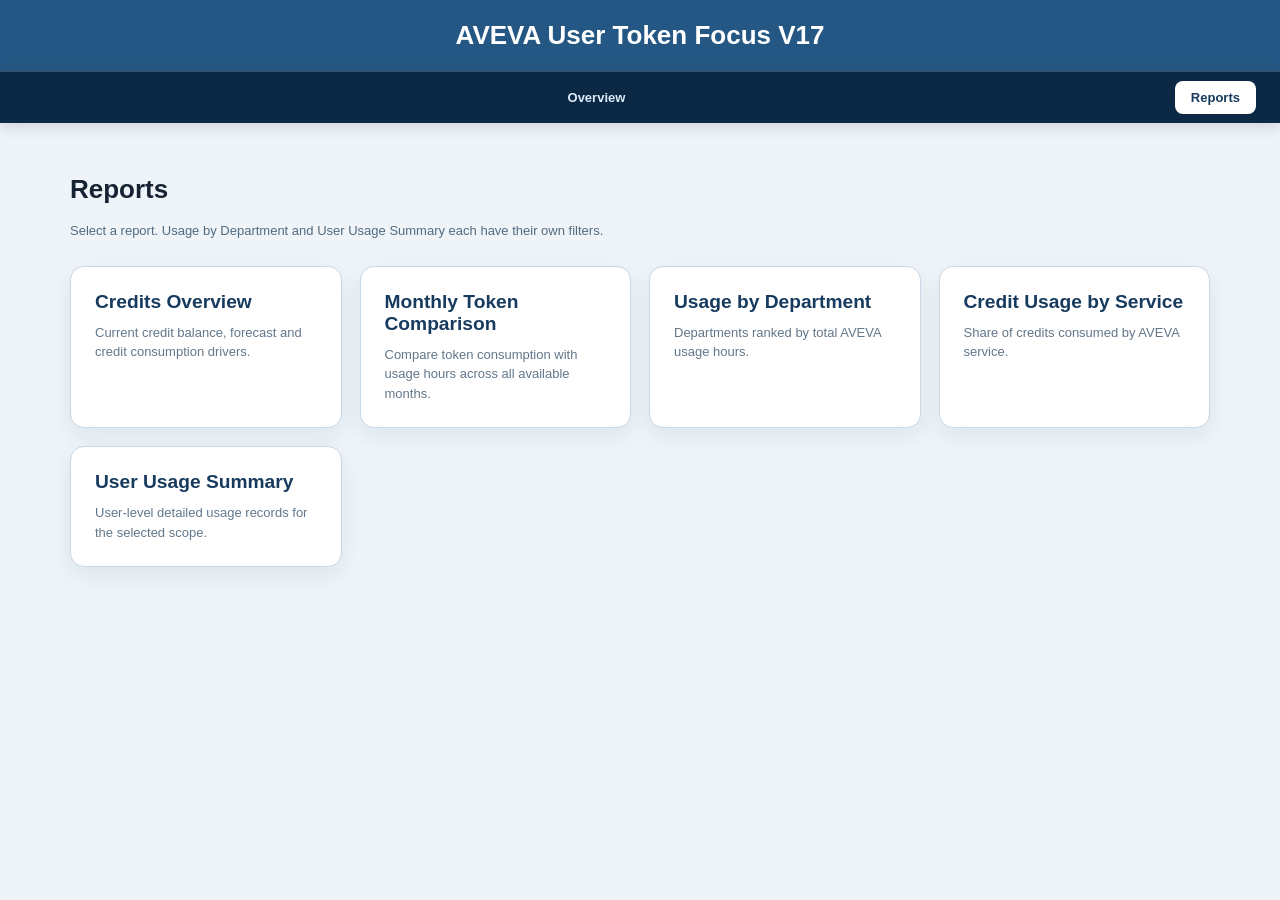
<file: reports.html>
<!doctype html>
<!-- CONNECTS: Report directory navigation returns to index.html and shares styles.css. -->
<html lang="en">
<head>
  <meta charset="utf-8">
  <meta name="viewport" content="width=device-width,initial-scale=1">
  <title>AVEVA Reports</title>
  <link rel="stylesheet" href="styles.css?v=20260917-69">
</head>
<body>
  <header>AVEVA User Token Focus V17</header>
  <nav class="page-nav" aria-label="Main navigation">
    <a href="index.html">Overview</a>
    <a class="active" href="reports.html" aria-current="page">Reports</a>
  </nav>

  <main class="report-directory">
    <h1>Reports</h1>
    <p>Select a report. Usage by Department and User Usage Summary each have their own filters.</p>

    <section class="report-links" aria-label="Available reports">
      <a class="report-link" href="index.html#overview">
        <h2>Credits Overview</h2>
        <p>Current credit balance, forecast and credit consumption drivers.</p>
      </a>
      <a class="report-link" href="index.html#token-comparison">
        <h2>Monthly Token Comparison</h2>
        <p>Compare token consumption with usage hours across all available months.</p>
      </a>
      <a class="report-link" href="index.html#usage-department">
        <h2>Usage by Department</h2>
        <p>Departments ranked by total AVEVA usage hours.</p>
      </a>
      <a class="report-link" href="index.html#service-mix">
        <h2>Credit Usage by Service</h2>
        <p>Share of credits consumed by AVEVA service.</p>
      </a>
      <a class="report-link" href="index.html#user-summary">
        <h2>User Usage Summary</h2>
        <p>User-level detailed usage records for the selected scope.</p>
      </a>
    </section>
  </main>
</body>
</html>
</file>
<file: styles.css>
*{box-sizing:border-box}body{margin:0;background:#f3f7fb;color:#17324d;font:12px "Segoe UI",Arial}header{background:#245783;color:#fff;text-align:center;font-size:26px;font-weight:800;padding:20px}.source,.loadbar{padding:10px 16px;border-bottom:1px solid #bfd0df;background:#fff}.loadbar{background:#eaf5e5;display:flex;gap:14px;align-items:center}.loadbar button,.toolbar button{border:0;border-radius:7px;background:#245783;color:white;padding:10px 15px;font-weight:700}.widget-grid{display:flex;flex-wrap:wrap;gap:12px;padding:14px}.widget{background:#fff;border:1px solid #cddbe7;border-radius:9px;box-shadow:0 2px 6px #17324d12;position:relative;overflow:hidden}.widget-grid>.widget{flex:0 0 calc((100% - 60px)/6);min-width:190px;height:112px;text-align:center}.widget h3{margin:0;padding:10px;background:#245783;color:#fff;font-size:13px}.widget.teal h3{background:#08a5a5}.widget.green h3{background:#70ad47}.widget.purple h3{background:#7030a0}.widget.danger h3{background:#c00}.widget.orange h3{background:#f47c2c}.widget b{display:block;font-size:25px;margin:17px 5px 7px}.widget small{color:#687b8e}.panel-grid{display:grid;grid-template-columns:1fr 1fr;gap:14px;padding:14px}.panel{padding:12px;min-height:330px}.panel.wide{grid-column:span 2}.panel h2{text-align:center;font-size:16px}canvas{width:100%;height:270px}.table{overflow:auto;max-height:420px}table{border-collapse:collapse;width:100%}th,td{padding:7px;border-bottom:1px solid #dce6ef;text-align:left}.toolbar{position:fixed;right:12px;top:12px;background:#fff;padding:8px;border-radius:10px;box-shadow:0 4px 18px #0003;display:flex;gap:8px;align-items:center;z-index:20}.edit-mode .widget{outline:2px dashed #3b79ad;cursor:grab}.resize-handle{display:none;position:absolute;right:2px;bottom:2px;width:22px;height:22px;background:#245783;cursor:nwse-resize;z-index:5}.edit-mode .resize-handle{display:block}.placeholder{border:3px dashed #f39c12;background:#fff4df;min-width:190px;min-height:100px}.risk-red{background:#f7c8c8}.risk-red h3{background:#c00}.risk-yellow{background:#fff1b8}.risk-yellow h3{background:#f4b400;color:#222}.risk-green{background:#e0f0d6}.risk-green h3{background:#70ad47}@media(max-width:900px){.widget-grid>.widget{flex-basis:calc((100% - 12px)/2)}.panel-grid{grid-template-columns:1fr}.panel.wide{grid-column:auto}}
/* Primary page navigation shared by Overview and report pages. */
.page-nav {
  display: flex;
  gap: 10px;
  align-items: center;
  padding: 10px 16px;
  background: #173b5f;
  border-top: 1px solid rgba(255, 255, 255, 0.18);
}

.page-nav a {
  color: #dcecf8;
  text-decoration: none;
  font-weight: 700;
  padding: 9px 16px;
  border-radius: 8px;
}

.page-nav a:hover,
.page-nav a:focus-visible,
.page-nav a.active {
  color: #173b5f;
  background: #fff;
  outline: none;
}

.report-directory {
  max-width: 1180px;
  margin: 0 auto;
  padding: 34px 20px 80px;
}

.report-directory > p {
  color: #536b80;
  max-width: 820px;
}

.report-links {
  display: grid;
  grid-template-columns: repeat(auto-fit, minmax(250px, 1fr));
  gap: 18px;
  margin-top: 28px;
}

.report-link {
  display: block;
  padding: 24px;
  color: #173b5f;
  background: #fff;
  border: 1px solid #c8d8e6;
  border-radius: 14px;
  box-shadow: 0 8px 22px rgba(23, 59, 95, 0.08);
  text-decoration: none;
}

.report-link:hover,
.report-link:focus-visible {
  border-color: #2b6696;
  transform: translateY(-2px);
  outline: none;
}

.report-link h2 {
  margin: 0 0 10px;
  font-size: 1.2rem;
}

.report-link p {
  margin: 0;
  color: #62778a;
  line-height: 1.5;
}

.report-link.pending {
  cursor: default;
  background: #f5f8fa;
}

.report-status {
  display: inline-block;
  margin-top: 14px;
  padding: 4px 9px;
  border-radius: 999px;
  color: #7a4b00;
  background: #fff0c7;
  font-size: 0.8rem;
  font-weight: 700;
}

/* Management-review layout and separated report views. */
:root{--navy:#09243e;--blue:#0877b9;--cyan:#26a6d1;--line:#d9e3eb;--page:#eef4f8;--muted:#68798a}
body{background:var(--page);color:#172333;font-size:13px}
.app-header{min-height:68px;background:linear-gradient(110deg,#071d34,#0a4f7b 70%,#0b80b9);display:flex;align-items:center;justify-content:space-between;text-align:left;padding:12px 24px}
.app-header strong{display:block;font-size:23px}.app-header small{display:block;margin-top:3px;font-size:11px;font-weight:400;opacity:.78}
.data-badge{font-size:10px;letter-spacing:.7px;color:#0b5236;background:#dff4e8;border-radius:999px;padding:7px 10px;font-weight:800}
.page-nav{padding:7px 20px;background:#0b2944}.page-nav button{border:0;border-radius:8px;padding:9px 15px;color:#bdd0de;background:transparent;font-weight:700;cursor:pointer}.page-nav button.active,.page-nav button:hover,.page-nav button:focus-visible{color:var(--navy);background:#fff;outline:none}.page-nav a{margin-left:auto}
.source,.loadbar{padding-left:22px}.report-workspace{display:block;min-height:calc(100vh - 188px)}
.report-content{min-width:0;padding:18px}.report-page[hidden]{display:none!important}.report-page.active{display:block}
.report-heading{display:flex;justify-content:space-between;align-items:flex-start;margin:0 0 14px}.report-heading h1{margin:0;color:var(--navy);font-size:20px}.report-heading p{margin:5px 0 0;color:var(--muted)}.report-heading>span{font-size:10px;color:var(--muted);padding-top:5px}
.overview-grid{display:grid;grid-template-columns:repeat(4,minmax(160px,1fr));gap:12px;padding:0}.overview-grid>.widget{height:118px;min-width:0;flex:auto}.overview-grid>.summary-card{grid-column:auto}.overview-grid .widget h3{text-align:left;padding:10px 12px;background:transparent;color:var(--muted);font-size:10px;text-transform:uppercase;letter-spacing:.55px}.overview-grid .widget b{text-align:left;margin:5px 12px;font-size:25px;color:var(--navy)}.overview-grid .widget small{display:block;text-align:left;margin:0 12px}.overview-grid .teal h3{background:transparent;color:var(--muted)}
.panel-grid{padding:0}.panel{border-color:var(--line);box-shadow:0 4px 12px #17334d0d}.panel h2{color:var(--navy)}
@media(max-width:1000px){.overview-grid{grid-template-columns:repeat(2,1fr)}}
@media(max-width:700px){.report-workspace{display:block}.report-heading{display:block}.report-heading>span{display:block}.overview-grid{grid-template-columns:1fr}.toolbar{position:static;margin:10px}.app-header{padding-right:16px}}

/* Overview visual hierarchy: credit risk first, hours second, tokens third. */
.overview-groups{display:grid;gap:20px}
.overview-group{min-width:0}
.overview-group>h2{display:flex;align-items:center;gap:10px;margin:0 0 10px;color:var(--navy);font-size:13px;text-transform:uppercase;letter-spacing:.7px}
.overview-group>h2::after{content:"";height:1px;flex:1;background:#cddbe5}
.overview-group>.overview-grid{padding:0}
.overview-comparison-grid{grid-template-columns:1fr;padding:0}
.overview-comparison-grid>.wide{grid-column:1;min-height:330px}

.overview-grid{grid-template-columns:repeat(6,minmax(120px,1fr));align-items:stretch}
.overview-grid>.primary-metric{grid-column:span 1;height:142px}
.hours-group>.overview-grid>.primary-metric{grid-column:span 2}
.overview-grid>.secondary-metric{grid-column:span 2;height:104px;background:#f9fbfd;box-shadow:none}
.overview-grid .primary-metric h3{font-size:10px;font-weight:800}
.overview-grid .primary-metric b{font-size:29px;margin-top:10px}
.overview-grid .primary-metric small{font-size:10px;line-height:1.35}
.overview-grid .secondary-metric h3{font-size:9px;font-weight:700;color:#718395}
.overview-grid .secondary-metric b{font-size:21px;margin-top:3px;color:#314a61}
.overview-grid .secondary-metric small{font-size:9px;color:#7a8b9b}
@media(max-width:1180px){.overview-grid{grid-template-columns:repeat(4,minmax(140px,1fr))}.overview-grid>.primary-metric,.hours-group>.overview-grid>.primary-metric{grid-column:span 2}.overview-grid>.secondary-metric{grid-column:span 2}}
@media(max-width:760px){.overview-grid{grid-template-columns:1fr}.overview-grid>.primary-metric,.hours-group>.overview-grid>.primary-metric,.overview-grid>.secondary-metric{grid-column:1}}

/* Color hierarchy: status, hours, then supporting resource metrics. */
.priority-legend{display:flex;gap:7px;flex-wrap:wrap;justify-content:flex-end}
.priority-legend span{display:inline-flex;align-items:center;gap:5px;padding:5px 9px;border-radius:999px;font-size:9px;font-weight:800;letter-spacing:.25px}
.priority-one{color:#8d241c;background:#fde5e2}.priority-two{color:#075b8b;background:#dff2fb}.priority-three{color:#536779;background:#e8eef3}
.overview-grid>.primary-metric{border-top-width:5px;box-shadow:0 6px 16px rgba(9,36,62,.1)}
.overview-grid>.variance-card{border-top-color:#dc9500;background:#fff8e8}
.overview-grid>.variance-card h3,.overview-grid>.variance-card b{color:#805700}
.overview-grid>.secondary-metric{border-color:#dce5ec;background:#f7f9fb}
.overview-grid>.secondary-metric h3{color:#6f8191}
.overview-grid>.secondary-metric b{color:#40576c}
@media(max-width:760px){.priority-legend{justify-content:flex-start;margin-top:10px}}

.chart-hover-tooltip{position:fixed;z-index:10000;pointer-events:none;max-width:220px;padding:8px 10px;border-radius:6px;background:#102d46;color:#fff;font:11px/1.45 "Segoe UI",Arial;box-shadow:0 5px 16px rgba(0,0,0,.22);white-space:pre-line}


.chart-note{margin:4px 0 8px;color:#65788a;font-size:10px;line-height:1.4;text-align:center}

/* Full-width report workspace; filters are owned by individual pages. */
.report-workspace{display:block;align-items:start}.date-filter-error{margin:0;color:#a92820;font-size:10px;font-weight:700}
.report-content{min-width:0;width:100%}.resize-handle,.toolbar{display:none!important}
.panel>h2,.widget>h2{text-align:left}
.chart-note{text-align:left}

@media(max-width:700px){.report-workspace{display:block}.date-filter-error{grid-column:1/-1}}

/* Build 69: every chart has a focused URL-addressable report page. */
.report-shortcuts{display:grid;grid-template-columns:repeat(2,minmax(0,1fr));gap:12px}
.report-shortcuts a{display:flex;min-height:92px;flex-direction:column;justify-content:center;padding:16px 18px;border:1px solid #d3e0e9;border-left:5px solid #0877b9;border-radius:10px;background:#fff;color:#17324d;text-decoration:none;box-shadow:0 4px 12px rgba(9,36,62,.06)}
.report-shortcuts a:hover,.report-shortcuts a:focus-visible{border-color:#66acd4;transform:translateY(-1px);outline:none;box-shadow:0 7px 18px rgba(9,36,62,.11)}
.report-shortcuts strong{font-size:14px}.report-shortcuts span{margin-top:6px;color:#68798a;font-size:11px;line-height:1.4}
.single-report-panel{grid-template-columns:minmax(0,1fr);padding:0}
.single-report-panel>.panel,.single-report-panel>.wide{grid-column:1;min-width:0;min-height:360px}
.single-report-panel canvas{height:300px}
.report-page>.report-heading{margin-bottom:16px}
@media(max-width:700px){.report-shortcuts{grid-template-columns:1fr}}

/* Build 70: consolidated top Report dropdown and roomier focused charts. */
.page-nav{position:relative;z-index:30;min-height:52px;padding:7px 24px;gap:6px;box-shadow:0 4px 14px rgba(5,25,43,.14)}
.page-nav>button{min-height:38px;font-size:13px}
.report-content{padding:24px 28px 34px}
.report-page>.report-heading{margin-bottom:20px}
.report-heading h1{font-size:24px;letter-spacing:-.25px}
.report-heading p{font-size:12px;line-height:1.5}
.single-report-panel>.panel,.single-report-panel>.wide{min-height:480px;padding:20px 22px;border-radius:14px;box-shadow:0 9px 24px rgba(9,36,62,.08)}
.single-report-panel>.panel>h2,.single-report-panel>.wide>h2{margin:0 0 16px;font-size:20px}
.single-report-panel canvas{height:400px}
.single-report-panel .table{max-height:600px}
@media(min-width:1500px){.report-content{padding:28px 38px 42px}.single-report-panel>.panel,.single-report-panel>.wide{min-height:560px}.single-report-panel canvas{height:470px}}
@media(max-width:900px){.report-content{padding:20px}.single-report-panel>.panel,.single-report-panel>.wide{min-height:430px;padding:16px}.single-report-panel canvas{height:350px}}
@media(max-width:700px){.page-nav{position:sticky;top:0;padding:7px 12px}.report-content{padding:18px 12px 28px}.single-report-panel>.panel,.single-report-panel>.wide{min-height:400px}.single-report-panel canvas{height:320px}}

/* Build 72: keep loader logic active while showing only a small reload control. */
.source[hidden],.compact-loadbar #status[hidden]{display:none!important}
.compact-loadbar{min-height:42px;justify-content:flex-end;padding:6px 22px;background:#fff;border-bottom:1px solid #cbdbe7}
.compact-loadbar #loadBtn{width:auto;height:30px;margin:0;padding:5px 12px;border-radius:6px;font-size:10px;line-height:1}
.report-workspace{min-height:calc(100vh - 162px)}
@media(max-width:700px){.compact-loadbar{min-height:38px;padding:4px 12px}.compact-loadbar #loadBtn{height:28px;padding:4px 10px;font-size:9px}}

/* Build 74: stronger visual hierarchy without changing the approved layout. */
.report-page{--report-accent:#0877b9;--report-accent-soft:#e7f4fb}
.report-page[data-report-view="overview"]{--report-accent:#0877b9;--report-accent-soft:#e3f3fb}
.report-page[data-report-view="token-comparison"]{--report-accent:#0877b9;--report-accent-soft:#e3f3fb}
.report-page[data-report-view="usage-department"]{--report-accent:#245783;--report-accent-soft:#e8f0f7}
.report-page[data-report-view="service-mix"]{--report-accent:#7030a0;--report-accent-soft:#f2e9f8}
.report-page[data-report-view="user-summary"]{--report-accent:#526f88;--report-accent-soft:#edf2f6}
.report-heading h1{display:flex;align-items:center;gap:10px}
.report-heading h1::before{content:"";width:5px;height:27px;border-radius:999px;background:var(--report-accent);box-shadow:0 0 0 5px var(--report-accent-soft)}
.single-report-panel>.panel{position:relative;overflow:hidden;border-color:#cadbe7;background:linear-gradient(180deg,#fff 0%,#fbfdff 100%);box-shadow:0 12px 30px rgba(9,36,62,.11)}
.single-report-panel>.panel::before{content:"";position:absolute;z-index:2;top:0;left:0;right:0;height:5px;background:linear-gradient(90deg,var(--report-accent),#55b8dc 72%,transparent)}
.single-report-panel>.panel>h2{display:flex;align-items:center;gap:9px;color:#102d49;font-weight:850;letter-spacing:-.2px}
.single-report-panel>.panel>h2::before{content:"";flex:0 0 auto;width:10px;height:10px;border-radius:50%;background:var(--report-accent);box-shadow:0 0 0 5px var(--report-accent-soft)}
#overviewTokenComparisonCard>h2::after{content:"FOCUS · THIS MONTH";margin-left:auto;padding:5px 9px;border-radius:999px;color:#075b8b;background:#e3f3fb;font-size:9px;font-weight:900;letter-spacing:.5px}
#usageHoursReport>h2::after{content:"FOCUS · HIGHEST USAGE";margin-left:auto;padding:5px 9px;border-radius:999px;color:#173f62;background:#e8f0f7;font-size:9px;font-weight:900;letter-spacing:.5px}
#dashboard .report-page[data-report-view="service-mix"] .panel>h2::after{content:"FOCUS · LARGEST SHARE";margin-left:auto;padding:5px 9px;border-radius:999px;color:#5d2380;background:#f2e9f8;font-size:9px;font-weight:900;letter-spacing:.5px}
@media(max-width:700px){.single-report-panel>.panel>h2{flex-wrap:wrap}.single-report-panel>.panel>h2::after{margin-left:0}}

/* Credits Overview is isolated from the existing Overview and report filters. */
.credits-overview-page{display:grid;gap:18px}


.credits-summary{display:block}
.credits-summary>.widget,.credits-chart-card{margin:0;border:1px solid #cad2d9;border-radius:2px;background:#fff;box-shadow:none}
.credits-summary>.widget{display:grid;grid-template-columns:minmax(0,1fr);min-height:0;padding:22px 28px}
.credits-chart-card h2{margin:0;color:#263743;font-size:15px;font-weight:700}




.credits-summary small{color:#687b8e;line-height:1.5}
.credits-inline-status{align-self:stretch;padding:8px 0 8px 26px;border-left:1px solid #d5dde3}
.credits-inline-status>span{display:block;color:#61717c;font-size:11px;font-weight:700;text-transform:uppercase;letter-spacing:.6px}
.credits-status-card>b{display:block;margin:5px 0 3px;font-size:25px}
.credits-status-card.risk-green>b{color:#17804c}.credits-status-card.risk-yellow>b{color:#9b6900}.credits-status-card.risk-red>b{color:#a7332a}
.credits-status-card dl{margin:4px 0 7px}.credits-status-card dd{font-size:13px}
.credits-chart-card{min-height:490px;padding:18px 22px;overflow:hidden}
.credits-burndown-card{padding:18px 0}
.credits-chart-card canvas{display:block;width:100%;height:370px;margin-top:8px}
.credits-burndown-layout{display:grid;grid-template-columns:minmax(0,1fr) 220px;gap:0;padding:0 22px}
.credits-burndown-plot{position:relative;min-width:0;border-right:1px solid #d6dee4;padding-right:16px}
.credits-burndown-plot canvas{height:390px}
.credits-axis-title{display:block;margin-top:-14px;text-align:center;color:#5b6d78;font-size:10px}.credits-y-axis-title{position:absolute;left:4px;top:50%;z-index:1;color:#5b6d78;font-size:10px;writing-mode:vertical-rl;transform:rotate(180deg) translateY(50%)}
.credits-legend{display:flex;flex-direction:column;gap:16px;margin:0;padding:12px 0 0 22px;border:0;color:#526579;font-size:11px;font-weight:600}
.credits-legend legend{padding:0;color:#263743;font-size:12px;font-weight:750;text-align:center}
.credits-legend>div{display:flex;gap:5px;align-items:center}.credits-legend button{padding:0;border:0;background:none;color:#4c6fa9;font:inherit;cursor:pointer}
.credits-legend label{display:flex;align-items:flex-start;gap:8px;cursor:pointer}.credits-legend label>span{display:grid;gap:3px}.credits-legend label b{color:#334957;font-size:11px}.credits-legend label small{color:#718292;font-size:9px;font-weight:500;line-height:1.35}.credits-legend input{margin-top:2px;accent-color:#1d5fcc}.credits-legend i{display:inline-block;flex:0 0 12px;width:12px;height:12px;margin-top:2px;border:1px solid #9eabb5}
.credits-legend i.actual{background:#0f57c9}.credits-legend i.forecast{background:#b75745}.credits-legend i.ideal{background:#8a5dad}
@media(max-width:900px){.credits-inline-status{margin-top:14px;padding:14px 0 0;border-top:1px solid #d5dde3;border-left:0}.credits-burndown-layout{grid-template-columns:1fr}.credits-burndown-plot{border-right:0;padding-right:0}.credits-legend{display:grid;grid-template-columns:repeat(3,minmax(0,1fr));padding:14px 0 0;border-top:1px solid #d6dee4}.credits-legend legend,.credits-legend>div{grid-column:1/-1}.credits-chart-card{min-height:430px}.credits-chart-card canvas{height:320px}}
@media(max-width:600px){.credits-summary>.widget{padding:18px}.credits-burndown-layout{padding:0 12px}.credits-legend{grid-template-columns:1fr}.credits-legend legend,.credits-legend>div{grid-column:1}.credits-burndown-plot canvas{height:300px}}
@media print{body>*:not(.report-workspace){display:none!important}.report-workspace{display:block}.report-page{display:none!important}.credits-overview-page{display:grid!important}}

/* Version 11: reports are direct, ordered navigation items instead of a dropdown. */
.page-nav{overflow-x:auto;white-space:nowrap}
.page-nav .report-nav-link{display:flex;align-items:center;flex:0 0 auto;min-height:38px;margin-left:0;padding:9px 14px;color:#bdd0de;background:transparent;border-radius:8px;font-size:12px;font-weight:750}
.page-nav .report-nav-link:hover,.page-nav .report-nav-link:focus-visible,.page-nav .report-nav-link.active{color:var(--navy);background:#fff;outline:none}
@media(max-width:900px){.page-nav .report-nav-link{padding-inline:11px;font-size:11px}}


/* Build 100: management review improvements (2026-09-21). */
.loading-overlay{position:fixed;inset:0;z-index:20000;display:grid;place-items:center;background:rgba(7,29,52,.34);backdrop-filter:blur(2px)}
.loading-overlay[hidden]{display:none!important}.loading-dialog{display:grid;justify-items:center;gap:9px;min-width:280px;padding:24px 30px;border:1px solid #bed2df;border-radius:14px;background:#fff;box-shadow:0 18px 55px rgba(7,29,52,.28);color:#17324d}.loading-dialog strong{font-size:14px}.loading-dialog small{color:#718395}.loading-spinner{width:34px;height:34px;border:4px solid #d9e8f1;border-top-color:#0877b9;border-radius:50%;animation:aveva-spin .8s linear infinite}@keyframes aveva-spin{to{transform:rotate(360deg)}}.is-loading{cursor:progress}
.report-heading-meta{display:grid;gap:5px;justify-items:end;color:var(--muted);font-size:10px}.report-heading-meta span{white-space:nowrap}
.overview-kpi-strip{display:grid;grid-template-columns:repeat(3,minmax(0,1fr));gap:12px}.overview-kpi-strip article{display:grid;gap:6px;padding:15px 17px;border:1px solid #cadbe7;border-radius:10px;background:linear-gradient(180deg,#fff,#f8fbfd);box-shadow:0 6px 16px rgba(9,36,62,.06)}.overview-kpi-strip span{color:#607386;font-size:10px;font-weight:800;text-transform:uppercase;letter-spacing:.45px}.overview-kpi-strip strong{color:#102d49;font-size:26px;font-variant-numeric:tabular-nums}.overview-kpi-strip small{color:#718395;font-size:10px}
.forecast-explainer{margin:16px 22px 0;padding:14px 16px;border-top:1px solid #d6dee4;background:#f8fbfd;color:#526579;font-size:10px;line-height:1.5}.forecast-explainer p{margin:0 0 12px}.forecast-status-guide{display:grid;grid-template-columns:repeat(2,minmax(0,1fr));gap:12px 28px;margin:0;padding:0;list-style:none}.forecast-status-guide li{display:grid;grid-template-columns:10px minmax(0,1fr);gap:9px;align-items:start}.forecast-status-guide li>i{width:9px;height:9px;margin-top:4px;border-radius:50%;background:#8796a3}.forecast-status-guide li>span{display:grid;grid-template-columns:max-content minmax(0,1fr);gap:1px 8px}.forecast-status-guide b{grid-row:1/3;color:#334957;font-size:11px}.forecast-status-guide small,.forecast-status-guide em{display:block;font-size:10px;font-style:normal}.forecast-status-guide small{color:#526579}.forecast-status-guide em{color:#334957;font-weight:700}.forecast-status-guide .green>i{background:#17804c}.forecast-status-guide .green b{color:#17804c}.forecast-status-guide .yellow>i{background:#d49a00}.forecast-status-guide .yellow b{color:#9b6900}.forecast-status-guide .red>i{background:#c23b32}.forecast-status-guide .red b{color:#a7332a}
.department-drilldown{margin-top:18px;padding:16px;border:1px solid #bfd0df;border-radius:12px;background:#f8fbfd}.department-drilldown[hidden]{display:none!important}.department-drilldown-head{display:flex;align-items:flex-start;justify-content:space-between;gap:12px;margin-bottom:12px}.department-drilldown-head span{color:#68798a;font-size:9px;font-weight:800;text-transform:uppercase;letter-spacing:.5px}.department-drilldown-head h3{margin:3px 0 2px;color:#173f62;font-size:18px}.department-drilldown-head p{margin:0;color:#718395;font-size:10px}.department-drilldown-head button{width:30px;height:30px;border:0;border-radius:999px;background:#e6eef4;color:#35536d;font-size:20px;cursor:pointer}.cost-centre-grid{display:grid;grid-template-columns:repeat(auto-fit,minmax(230px,1fr));gap:10px}.cost-centre-card{padding:12px;border:1px solid #d5e1ea;border-radius:9px;background:#fff}.cost-centre-card header{display:flex;align-items:flex-start;justify-content:space-between;gap:10px;padding:0;background:none;color:inherit;text-align:left}.cost-centre-card header span{color:#7a8b9b;font-size:8px;font-weight:800;text-transform:uppercase}.cost-centre-card h4{margin:3px 0 0;color:#173f62;font-size:13px}.cost-centre-card header b{color:#245783;font-size:12px}.cost-centre-card ul{list-style:none;margin:10px 0 0;padding:0}.cost-centre-card li{display:flex;justify-content:space-between;gap:12px;padding:6px 0;border-top:1px solid #edf2f6}.cost-centre-card li strong{font-size:10px;color:#334957}.cost-centre-card li span{font-size:10px;color:#607386;white-space:nowrap}
.service-mix-layout{display:grid;grid-template-columns:minmax(260px,.72fr) minmax(320px,1.28fr);gap:22px;align-items:center;min-height:360px}.service-pie-wrap{display:grid;place-items:center;min-height:320px}.service-pie-wrap canvas{width:100%;height:320px!important;max-width:430px}.service-summary{display:grid;grid-template-columns:repeat(2,minmax(0,1fr));gap:10px;align-content:start}.service-summary-card{position:relative;display:grid;grid-template-columns:7px 1fr;gap:11px;min-height:92px;padding:13px;border:1px solid #d6e1e9;border-radius:10px;background:#fff;box-shadow:0 5px 14px rgba(9,36,62,.05)}.service-summary-card i{width:7px;height:100%;border-radius:999px;background:var(--service-color)}.service-summary-card h3{margin:0 0 6px;color:#173f62;font-size:11px;line-height:1.35}.service-summary-card strong{display:block;color:#102d49;font-size:19px;font-variant-numeric:tabular-nums}.service-summary-card span{display:block;margin-top:4px;color:#718395;font-size:9px}.service-empty{grid-column:1/-1;padding:20px;border:1px dashed #c9d7e1;border-radius:8px;color:#718395;text-align:center}
@media(max-width:1000px){.forecast-status-guide{grid-template-columns:repeat(2,1fr)}.service-mix-layout{grid-template-columns:1fr}.service-summary{grid-template-columns:repeat(2,1fr)}}
@media(max-width:700px){.overview-kpi-strip{grid-template-columns:1fr}.report-heading-meta{justify-items:start;margin-top:7px}.forecast-status-guide{grid-template-columns:1fr}.service-summary{grid-template-columns:1fr}.service-pie-wrap{min-height:260px}.service-pie-wrap canvas{height:260px!important}}

/* Build 109: Service summary readability + larger service pie (2026-09-22). */
.report-page[data-report-view="service-mix"] .service-summary{
  gap:14px;
}
.report-page[data-report-view="service-mix"] .service-summary-card{
  min-height:104px;
  padding:16px 17px;
  border-color:#d8e4ec;
  border-radius:12px;
  background:linear-gradient(180deg,#ffffff 0%,#f8fbfd 100%);
  box-shadow:0 7px 18px rgba(9,36,62,.07);
}
.report-page[data-report-view="service-mix"] .service-summary-card h3{
  margin:0 0 8px;
  padding:0;
  background:transparent;
  color:#173f62;
  font-size:13px;
  font-weight:850;
  line-height:1.35;
  letter-spacing:-.05px;
}
.report-page[data-report-view="service-mix"] .service-summary-card strong{
  color:#102d49;
  font-size:23px;
  font-weight:850;
  line-height:1.1;
}
.report-page[data-report-view="service-mix"] .service-summary-card span{
  margin-top:6px;
  color:#667b8d;
  font-size:10px;
  line-height:1.35;
}
.report-page[data-report-view="service-mix"] .service-summary-card i{
  width:8px;
  border-radius:999px;
  box-shadow:0 0 0 1px rgba(255,255,255,.8) inset;
}
.report-page[data-report-view="service-mix"] .service-mix-layout{
  grid-template-columns:minmax(330px,.84fr) minmax(360px,1.16fr);
  gap:28px;
  min-height:390px;
}
.report-page[data-report-view="service-mix"] .service-pie-wrap{
  min-height:370px;
}
.report-page[data-report-view="service-mix"] .service-pie-wrap canvas{
  height:370px!important;
  max-width:500px;
}
@media(max-width:1000px){
  .report-page[data-report-view="service-mix"] .service-mix-layout{grid-template-columns:1fr;gap:18px}
  .report-page[data-report-view="service-mix"] .service-pie-wrap{min-height:340px}
  .report-page[data-report-view="service-mix"] .service-pie-wrap canvas{height:340px!important;max-width:470px}
}
@media(max-width:700px){
  .report-page[data-report-view="service-mix"] .service-pie-wrap{min-height:285px}
  .report-page[data-report-view="service-mix"] .service-pie-wrap canvas{height:285px!important;max-width:390px}
}


/* Build 110: User Usage Summary service breakdown (2026-09-22). */
.report-page[data-report-view="user-summary"] .table table{min-width:1180px}
.report-page[data-report-view="user-summary"] .user-service-count{text-align:center}
.report-page[data-report-view="user-summary"] .user-service-count strong{display:inline-grid;place-items:center;min-width:30px;height:28px;padding:0 8px;border-radius:999px;background:#e7f2fa;color:#0b5f91;font-size:12px;font-weight:900;font-variant-numeric:tabular-nums}
.report-page[data-report-view="user-summary"] .user-service-list{display:flex;flex-wrap:wrap;gap:5px;min-width:220px;max-width:440px}
.report-page[data-report-view="user-summary"] .user-service-chip{display:inline-flex;align-items:center;padding:4px 8px;border:1px solid #d4e1ea;border-radius:999px;background:#f7fafc;color:#334f66;font-size:9px;font-weight:700;line-height:1.2;white-space:normal}
.report-page[data-report-view="user-summary"] .user-service-empty{color:#8a98a5;font-size:10px}
.report-page[data-report-view="user-summary"] th:nth-child(4),.report-page[data-report-view="user-summary"] td:nth-child(4){width:92px;text-align:center}
.report-page[data-report-view="user-summary"] th:nth-child(5){min-width:240px}

/* User Summary controls and scrolling are scoped to this report only. */
.department-filter-toolbar{display:grid;grid-template-columns:repeat(2,minmax(135px,150px)) repeat(2,minmax(130px,1fr)) auto;gap:10px;align-items:end;margin:12px 0 14px}
.department-filter-toolbar label{display:flex;flex-direction:column;gap:4px;min-width:0;color:#526579;font-size:10px;font-weight:700}
.department-filter-toolbar input,.department-filter-toolbar select{width:100%;min-width:0;height:32px;padding:5px 7px;border:1px solid #bfd0df;border-radius:6px;background:#fff;color:#17324d;font:11px "Segoe UI",Arial}
.department-filter-toolbar button{height:32px;padding:5px 14px;border:1px solid #245783;border-radius:6px;background:#245783;color:#fff;font:600 11px "Segoe UI",Arial;cursor:pointer}
.department-filter-toolbar input[aria-invalid="true"]{border-color:#a92820}
.department-filter-toolbar :is(input,select,button):focus-visible{outline:2px solid #0877b9;outline-offset:2px}
@media(max-width:1100px){.department-filter-toolbar{grid-template-columns:repeat(3,minmax(0,1fr))}}
@media(max-width:600px){.department-filter-toolbar{grid-template-columns:repeat(2,minmax(0,1fr))}}
.user-summary-toolbar{display:flex;align-items:center;justify-content:space-between;gap:16px;flex-wrap:wrap;margin-bottom:12px}
.user-summary-toolbar h2{display:flex;align-items:center;gap:9px;margin:0;color:#102d49;font-size:20px;font-weight:850;text-align:left;letter-spacing:-.2px}
.user-summary-toolbar h2::before{content:"";width:10px;height:10px;border-radius:50%;background:var(--report-accent);box-shadow:0 0 0 5px var(--report-accent-soft)}
.user-summary-date-filters{display:flex;gap:10px;flex-wrap:wrap;margin-left:auto}
.user-summary-date-filters label{display:flex;flex-direction:column;gap:4px;color:#526579;font-size:10px;font-weight:700}
.user-summary-date-filters input{min-width:140px;height:32px;padding:5px 7px;border:1px solid #bfd0df;border-radius:6px;background:#fff;color:#17324d;font:11px "Segoe UI",Arial}
.user-summary-date-filters input[aria-invalid="true"]{border-color:#a92820}
.user-summary-actions{display:flex;align-items:center;gap:12px;flex-wrap:wrap;margin:10px 0}
.user-summary-clear-filters,.user-summary-popover-actions button{padding:6px 10px;border:1px solid #bfd0df;border-radius:6px;background:#fff;color:#245783;font:600 11px "Segoe UI",Arial;cursor:pointer}
.user-summary-results{color:#687b8e;font-size:11px}
.report-page[data-report-view="user-summary"] .user-summary-table-scroll{max-height:600px;overflow:auto;isolation:isolate;border:1px solid #dce6ef;border-radius:8px}
.user-summary-table-scroll table{border-collapse:separate;border-spacing:0}
.user-summary-table-scroll thead th{position:sticky;top:0;z-index:3;background:#edf3f8;box-shadow:0 1px 0 #bfd0df;padding:8px;color:#17324d}
.user-summary-column-heading{display:flex;align-items:center;gap:3px;justify-content:space-between}
.user-summary-sort-button{display:flex;align-items:center;gap:7px;flex:1;border:0;border-radius:4px;padding:7px 2px;background:transparent;color:inherit;font:700 11px "Segoe UI",Arial;text-align:left;white-space:nowrap;cursor:pointer}
.user-summary-sort-indicator{color:#647c91;font-size:12px}
.user-summary-table-scroll th[aria-sort="ascending"] .user-summary-sort-indicator,.user-summary-table-scroll th[aria-sort="descending"] .user-summary-sort-indicator{color:#0877b9}
.user-summary-column-filter{display:inline-flex;align-items:center;justify-content:center;flex:none;width:28px;height:28px;padding:0;border:1px solid transparent;border-radius:5px;background:transparent;color:#526f88;cursor:pointer}
.user-summary-column-filter:hover,.user-summary-sort-button:hover{background:#dceaf4}
.user-summary-column-filter.is-active{border-color:#0877b9;background:#dceffa;color:#075b8b}
.user-summary-filter-popover{position:fixed;inset:auto;margin:0;width:224px;max-width:calc(100vw - 16px);padding:14px;border:1px solid #b8cadb;border-radius:9px;background:#fff;color:#17324d;box-shadow:0 8px 28px #17324d30;font:12px "Segoe UI",Arial;text-align:left}
.user-summary-filter-popover::backdrop{background:transparent}
.user-summary-filter-popover strong{display:block;margin-bottom:10px;font-size:12px}
.user-summary-filter-popover label{display:block;margin:8px 0;color:#526579;font-size:11px}
.user-summary-filter-popover input{display:block;width:100%;min-width:0;margin-top:4px;padding:7px 8px;border:1px solid #bfd0df;border-radius:5px;color:#17324d;background:#fff;font:12px "Segoe UI",Arial}
.user-summary-popover-actions{display:flex;justify-content:space-between;gap:8px;margin-top:12px}
.user-summary-popover-actions [data-close-filter]{background:#245783;color:#fff;border-color:#245783}
.user-summary-toolbar input:focus-visible,.user-summary-actions button:focus-visible,.user-summary-table-scroll:focus-visible,.user-summary-table-scroll button:focus-visible,.user-summary-filter-popover input:focus-visible{outline:2px solid #0877b9;outline-offset:2px}
@media(max-width:700px){.user-summary-toolbar{align-items:flex-start;gap:12px}.user-summary-date-filters{margin-left:0;width:100%}.user-summary-date-filters label{flex:1;min-width:135px}.user-summary-date-filters input{min-width:0;width:100%}.report-page[data-report-view="user-summary"] .user-summary-table-scroll{max-height:65vh}}

/* Page-local dates for Monthly Token Comparison. */
.token-comparison-toolbar{display:flex;justify-content:flex-end;align-items:flex-end;flex-wrap:wrap;gap:10px;margin:12px 0}
.token-comparison-toolbar label{display:flex;flex-direction:column;gap:4px;color:#526579;font-size:10px;font-weight:700}
.token-comparison-toolbar input{width:145px;max-width:100%;height:32px;padding:5px 7px;border:1px solid #bfd0df;border-radius:6px;background:#fff;color:#17324d;font:11px "Segoe UI",Arial}
.token-comparison-toolbar input[aria-invalid="true"]{border-color:#a92820}
.token-comparison-toolbar button{height:32px;padding:5px 12px;border:1px solid #bfd0df;border-radius:6px;background:#fff;color:#17324d;font:600 11px "Segoe UI",Arial;cursor:pointer}
#tokenComparisonDateError{text-align:right;margin-bottom:8px}
@media(max-width:700px){.token-comparison-toolbar{justify-content:flex-start}.token-comparison-toolbar label{flex:1;min-width:120px}.token-comparison-toolbar input{width:100%}#tokenComparisonDateError{text-align:left}}
</file>
